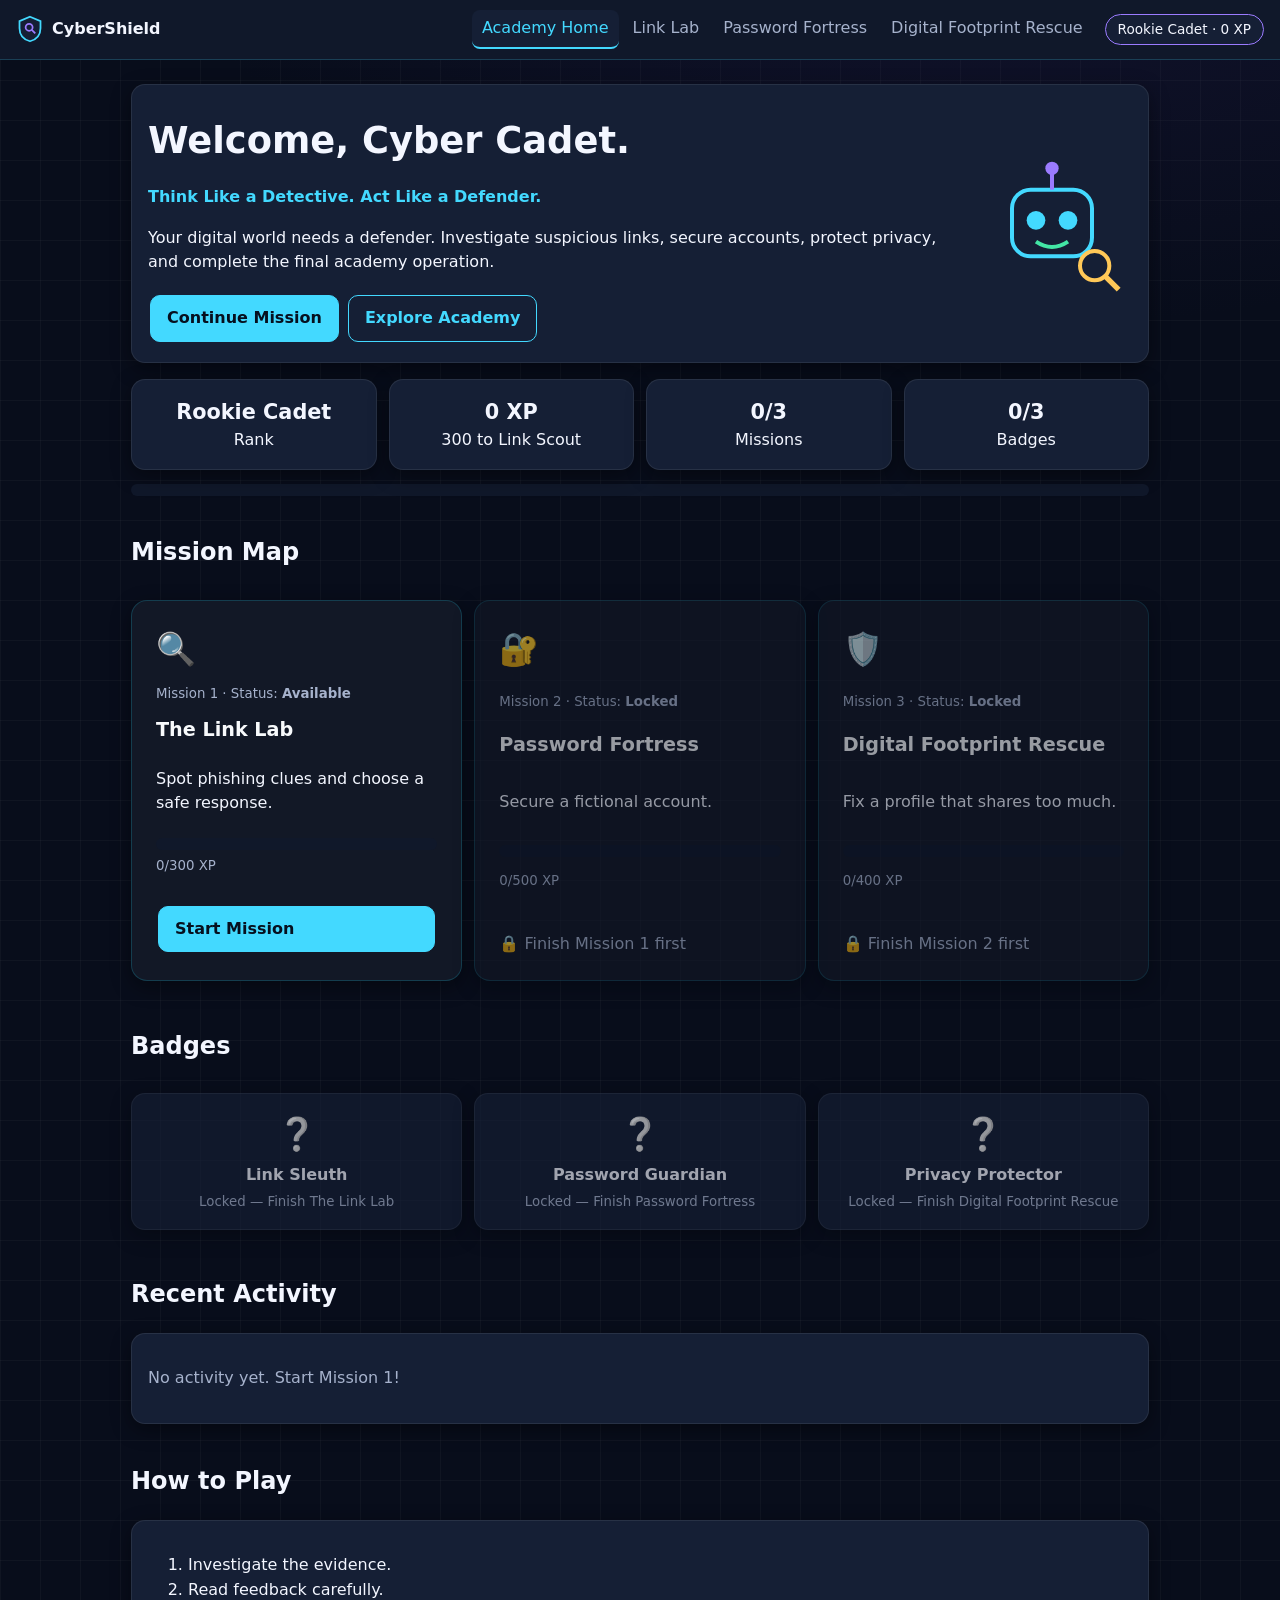
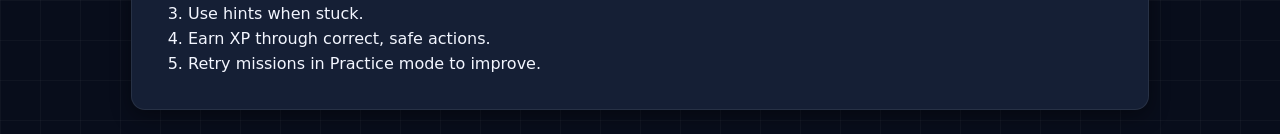
<file: index.html>
<!doctype html>
<html lang="en">
  <head>
    <meta charset="utf-8" />
    <meta name="viewport" content="width=device-width,initial-scale=1" />
    <title>Academy Home · CyberShield</title>
    <link rel="stylesheet" href="css/style.css" />
  </head>
  <body>
    <header id="nav"></header>
    <main id="app"><noscript>Please enable JavaScript to play.</noscript></main>
    <div id="toasts" aria-live="polite"></div>
    <script src="js/storage.js"></script>
    <script src="js/app.js"></script>
    <script src="js/dashboard.js"></script>
  </body>
</html>
</file>
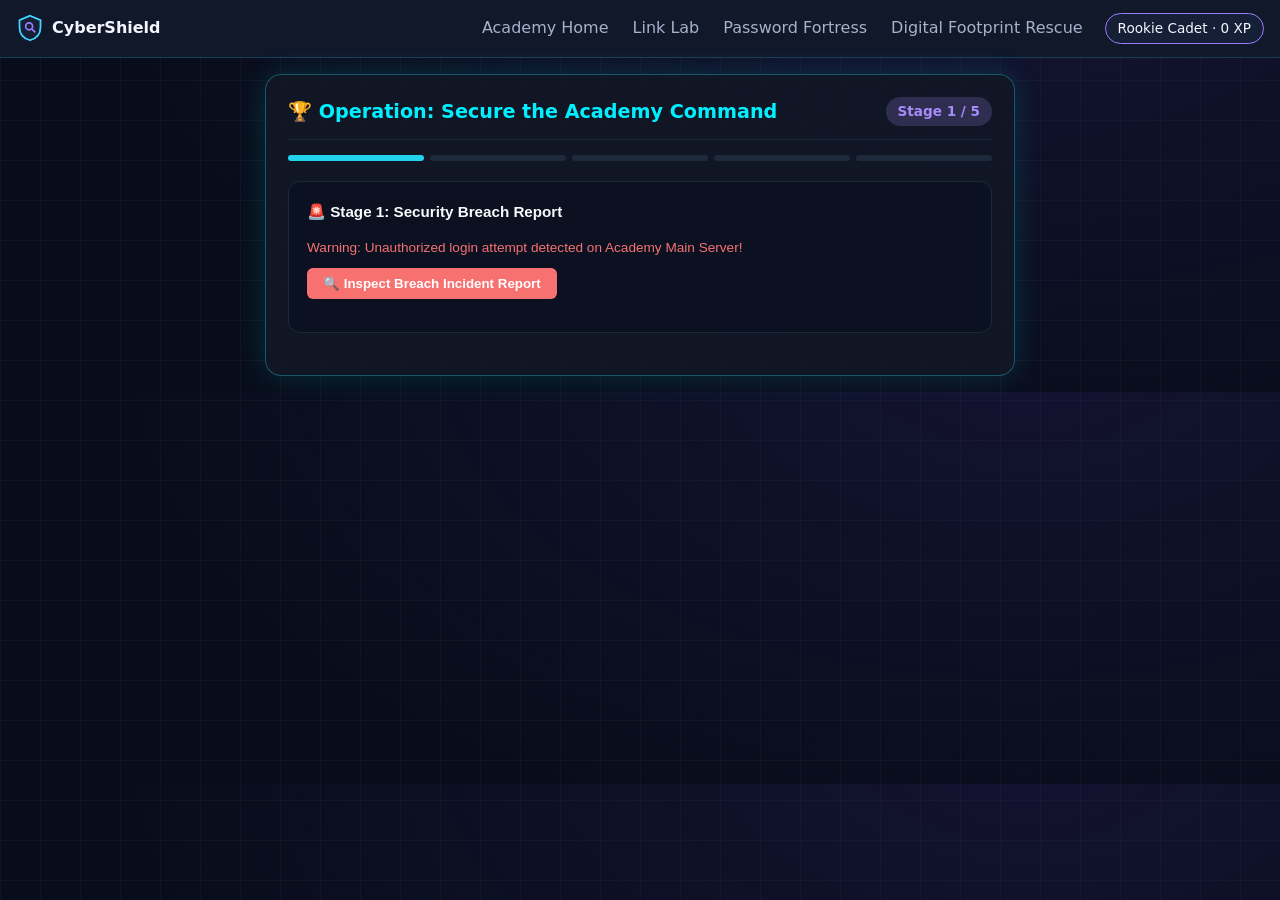
<file: arena.html>
<!DOCTYPE html><html lang="en"><head><meta charset="utf-8"><meta name="viewport" content="width=device-width,initial-scale=1"><title>Cyber Escape Room · CyberShield</title><link rel="stylesheet" href="css/style.css"></head><body><header id="nav"></header><main id="app"><noscript>Please enable JavaScript to play.</noscript></main><div id="toasts" aria-live="polite"></div><script src="js/storage.js"></script><script src="js/app.js"></script><script src="js/arena.js"></script></body></html>
</file>
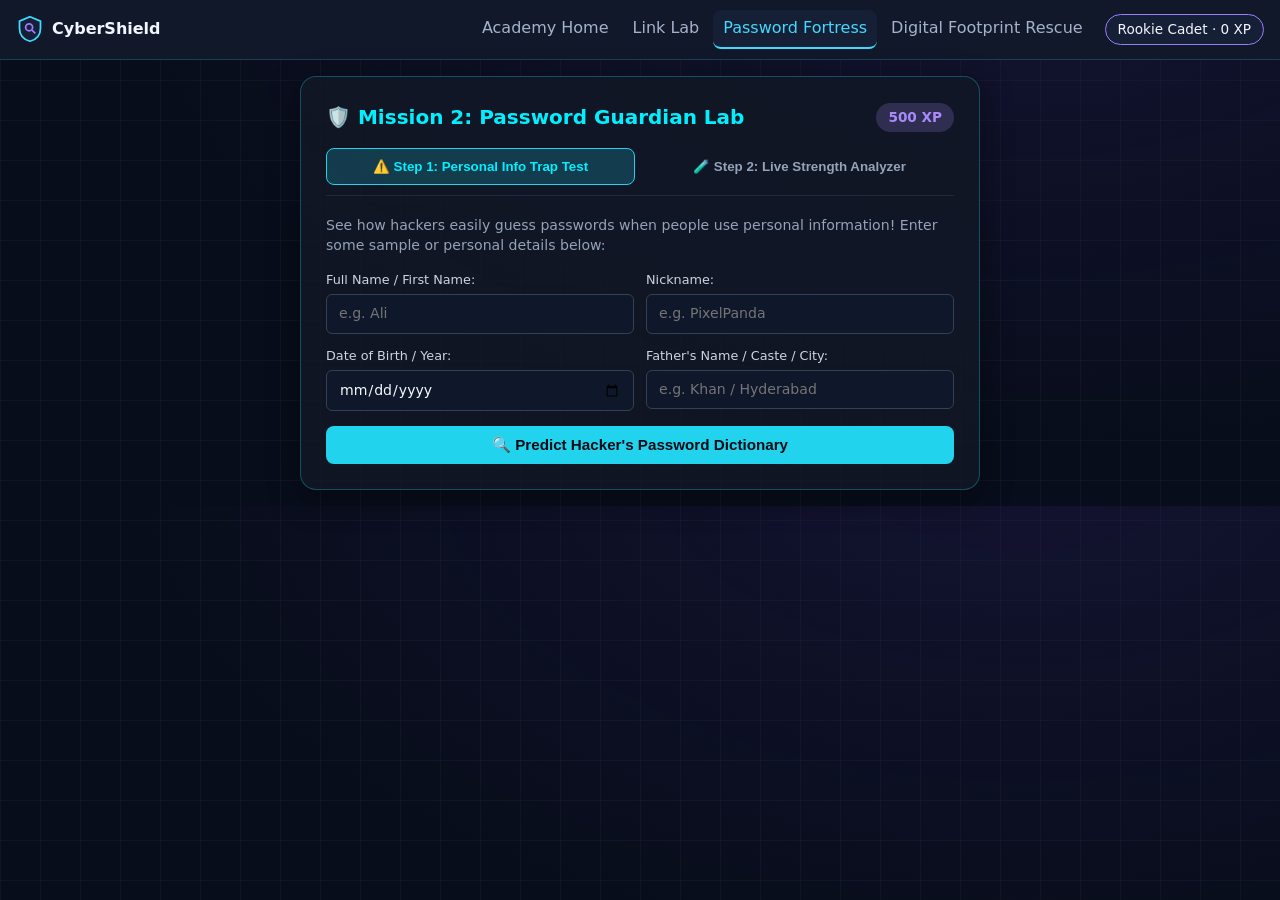
<file: passwords.html>
<!doctype html>
<html lang="en">
  <head>
    <meta charset="utf-8" />
    <meta name="viewport" content="width=device-width,initial-scale=1" />
    <title>Password Fortress · CyberShield</title>
    <link rel="stylesheet" href="css/style.css" />
  </head>
  <body>
    <header id="nav"></header>
    <main id="app"><noscript>Please enable JavaScript to play.</noscript></main>
    <div id="toasts" aria-live="polite"></div>
    <script src="js/storage.js"></script>
    <script src="js/app.js"></script>
    <script src="js/passwords.js"></script>
  </body>
</html>
</file>
<file: css/style.css>
:root {
  --bg: #080d1b;
  --bg2: #10182a;
  --pan: #151f35;
  --cy: #43d9ff;
  --pu: #9b7bff;
  --ok: #43e6a5;
  --warn: #ffc857;
  --err: #ff657a;
  --tx: #f3f6ff;
  --tx2: #a6b2cc;
  --r: 14px;
}
* {
  box-sizing: border-box;
}
html {
  scroll-behavior: smooth;
}
body {
  margin: 0;
  font:
    16px/1.55 Inter,
    Manrope,
    system-ui,
    Segoe UI,
    sans-serif;
  color: var(--tx);
  background:
    radial-gradient(900px 500px at 80% -10%, #2a1f5c55, transparent),
    linear-gradient(#ffffff08 1px, transparent 1px) 0 0/40px 40px,
    linear-gradient(90deg, #ffffff08 1px, transparent 1px) 0 0/40px 40px,
    var(--bg);
}
main {
  max-width: 1050px;
  margin: auto;
  padding: 16px;
}
h1 {
  font-size: clamp(1.6rem, 4vw, 2.3rem);
  margin: 0.3em 0;
}
h2 {
  margin-top: 1.6em;
}
.muted,
small {
  color: var(--tx2);
}
a {
  color: var(--cy);
}
header {
  display: flex;
  flex-wrap: wrap;
  align-items: center;
  gap: 12px;
  padding: 10px 16px;
  background: var(--bg2);
  border-bottom: 1px solid #43d9ff33;
}
.logo {
  font-weight: 800;
  color: var(--tx);
  text-decoration: none;
  display: flex;
  gap: 8px;
  align-items: center;
}
#links {
  display: flex;
  flex-wrap: wrap;
  gap: 4px;
  margin-left: auto;
}
#links a {
  padding: 6px 10px;
  border-radius: 8px;
  color: var(--tx2);
  text-decoration: none;
}
#links a[aria-current] {
  background: var(--pan);
  color: var(--cy);
  border-bottom: 2px solid var(--cy);
}
.pill {
  background: var(--pan);
  border: 1px solid var(--pu);
  border-radius: 99px;
  padding: 4px 12px;
  font-size: 0.85rem;
}
.menu {
  display: none;
}
.card {
  background: var(--pan);
  border: 1px solid #ffffff14;
  border-radius: var(--r);
  padding: 16px;
  box-shadow: 0 6px 20px #0006;
  margin: 8px 0;
}
.hero {
  display: flex;
  gap: 20px;
  align-items: center;
  flex-wrap: wrap;
}
.hero > div {
  flex: 1 1 280px;
}
.mascot {
  width: 160px;
  animation: fl 4s ease-in-out infinite;
}
@keyframes fl {
  50% {
    transform: translateY(-6px);
  }
}
.tag {
  color: var(--cy);
  font-weight: 700;
}
.btn,
button.sm {
  font: inherit;
  cursor: pointer;
  border-radius: 10px;
  border: 1px solid var(--cy);
  background: var(--cy);
  color: #06101f;
  padding: 10px 16px;
  font-weight: 700;
  text-decoration: none;
  display: inline-block;
  margin: 4px 2px;
  min-height: 44px;
}
.btn.ghost {
  background: transparent;
  color: var(--cy);
}
.btn.ok {
  background: var(--ok);
  border-color: var(--ok);
}
button.sm {
  background: var(--bg2);
  color: var(--tx);
  border-color: #ffffff33;
  padding: 6px 10px;
  font-weight: 500;
  min-height: 36px;
  text-align: left;
}
button.sm.found,
.tile.found {
  border-color: var(--ok);
  background: #43e6a522;
}
:focus-visible {
  outline: 3px solid var(--warn);
  outline-offset: 2px;
}
.stats,
.grid {
  display: grid;
  grid-template-columns: repeat(auto-fit, minmax(200px, 1fr));
  gap: 12px;
  align-items: stretch;
}
.stats .card {
  text-align: center;
}
.stats b {
  display: block;
  font-size: 1.3rem;
}
.bar {
  height: 12px;
  background: var(--bg2);
  border-radius: 99px;
  overflow: hidden;
  margin: 6px 0;
}
.bar i {
  display: block;
  height: 100%;
  background: linear-gradient(90deg, var(--cy), var(--pu));
  transition: width 0.4s;
}
.ico {
  font-size: 2rem;
}
.lock {
  opacity: 0.6;
}
.dim {
  opacity: 0.65;
}
.badge {
  text-align: center;
  display: flex;
  flex-direction: column;
  gap: 4px;
}
.two {
  display: grid;
  grid-template-columns: 1fr 1.6fr;
  gap: 12px;
}
.list {
  list-style: none;
  padding: 0;
  margin: 8px 0;
}
.list button,
.post {
  width: 100%;
  text-align: left;
  background: var(--pan);
  color: var(--tx);
  border: 1px solid #ffffff22;
  border-radius: 10px;
  padding: 10px;
  margin: 4px 0;
  font: inherit;
  cursor: pointer;
  display: block;
}
.list button.sel,
.post.sel {
  border-color: var(--cy);
  box-shadow: inset 3px 0 var(--cy);
}
.list small {
  display: block;
}
.row,
.clues {
  display: flex;
  flex-wrap: wrap;
  gap: 6px;
}
code {
  background: var(--bg2);
  padding: 2px 6px;
  border-radius: 6px;
  color: var(--warn);
  word-break: break-all;
}
.fb {
  min-height: 1.5em;
  color: var(--ok);
}
.note {
  border-left: 4px solid var(--warn);
  padding: 6px 12px;
  background: #ffc85714;
}
.crumbs {
  color: var(--tx2);
  font-size: 0.9rem;
}
input,
select {
  font: inherit;
  padding: 8px;
  border-radius: 8px;
  border: 1px solid #ffffff33;
  background: var(--bg2);
  color: var(--tx);
}
.ev {
  color: var(--tx);
  text-align: left;
  font: inherit;
  cursor: pointer;
}
.ev:disabled {
  opacity: 0.5;
}
.ord li {
  margin: 6px 0;
}
.vault {
  font-size: 5rem;
  text-align: center;
  transition: transform 0.6s;
}
.vault.open {
  transform: scale(1.15) rotate(-8deg);
}
.fort {
  font-size: 1.4rem;
}
#toasts {
  position: fixed;
  right: 12px;
  bottom: 12px;
  display: flex;
  flex-direction: column;
  gap: 6px;
  z-index: 9;
}
.toast {
  background: var(--pan);
  border: 1px solid var(--ok);
  padding: 10px 14px;
  border-radius: 10px;
}

/* Single Mission Card Styling */
.card.mission {
  display: flex;
  flex-direction: column;
  justify-content: space-between; /* Content ne top ane bottom ma split karse */
  flex: 1; /* Darek card ne ek sarkhi width aapce */
  padding: 24px;
  border-radius: 16px;
  background: #121826;
  border: 1px solid rgba(34, 211, 238, 0.2);
  box-sizing: border-box;
}

/* Card Header Section */
.card.mission .ico {
  font-size: 2rem;
  margin-bottom: 10px;
}

.card.mission h3 {
  margin: 10px 0 6px 0;
  font-size: 1.2rem;
  color: #f8fafc;
}

/* Description text area maate flex-grow taake button niche push thay */
.mission-content {
  flex-grow: 1;
  display: flex;
  flex-direction: column;
}

.mission-content p {
  margin-bottom: 20px;
  color: #cbd5e1;
  font-size: 0.9rem;
}

/* Bottom elements (Progress bar & Button) pinned to bottom */
.mission-footer {
  margin-top: auto; /* Aana thi progress bar ane button ekdam niche align thase */
}

.mission-footer .bar {
  height: 8px;
  background: rgba(255, 255, 255, 0.1);
  border-radius: 10px;
  overflow: hidden;
  margin-bottom: 6px;
}

.mission-footer .bar i {
  display: block;
  height: 100%;
  background: linear-gradient(90deg, #22d3ee, #a78bfa);
  border-radius: 10px;
}

.mission-footer small {
  display: block;
  color: #94a3b8;
  font-size: 0.8rem;
  margin-bottom: 12px;
}

.mission-footer .btn {
  display: inline-block;
  padding: 10px 20px;
  border-radius: 8px;
  background: #22d3ee;
  color: #070b14;
  font-weight: bold;
  text-decoration: none;
  border: none;
  cursor: pointer;
}
@media (max-width: 760px) {
  .two {
    grid-template-columns: 1fr;
  }
  .menu {
    display: block;
    margin-left: auto;
    background: var(--pan);
    color: var(--tx);
    border: 1px solid #fff3;
    border-radius: 8px;
    padding: 8px 12px;
  }
  #links {
    display: none;
    width: 100%;
    flex-direction: column;
  }
  #links.open {
    display: flex;
  }
}
@media (prefers-reduced-motion: reduce) {
  * {
    animation: none !important;
    transition: none !important;
    scroll-behavior: auto !important;
  }
}
@media print {
  body {
    background: #fff;
    color: #000;
  }
  header,
  main > *:not(#cert),
  .btn,
  #toasts,
  label,
  .crumbs {
    display: none !important;
  }
  #cert {
    display: block;
  }
  .card {
    box-shadow: none;
    border: 2px solid #000;
    background: #fff;
  }
}
</file>
